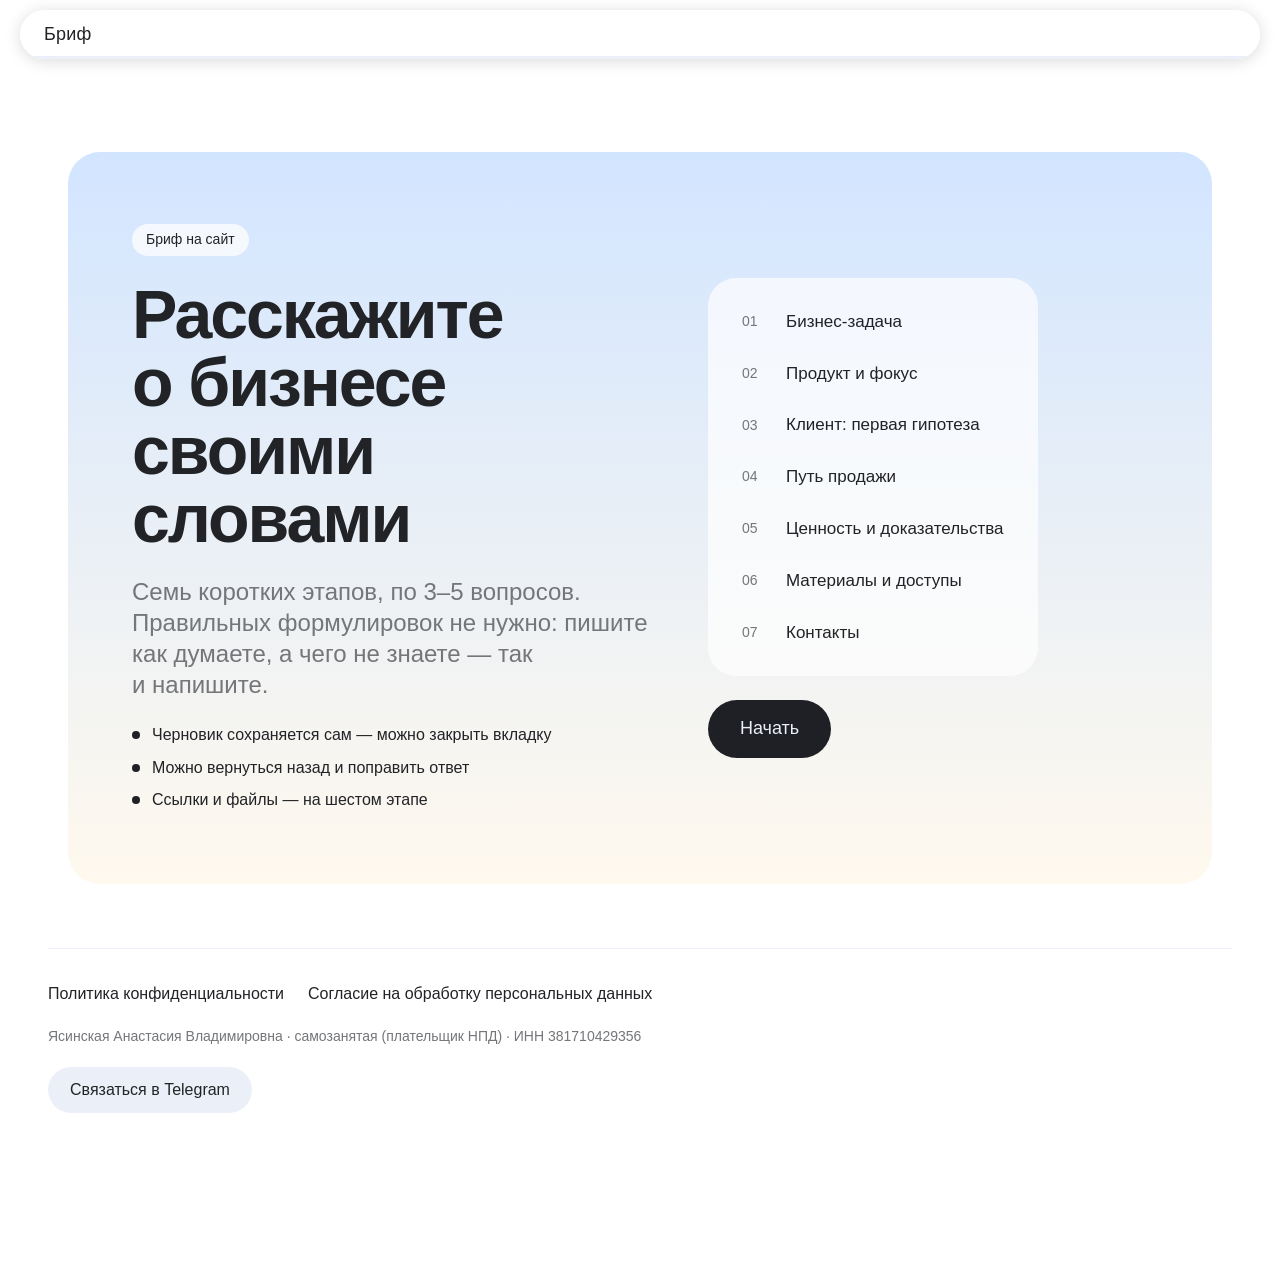
<file: index.html>
<!doctype html>
<html lang="ru">
<head>
  <meta charset="utf-8">
  <meta name="viewport" content="width=device-width, initial-scale=1, viewport-fit=cover">
  <title>Бриф на сайт</title>
  <meta name="description" content="Пошаговый бриф: семь коротких этапов, черновик сохраняется автоматически.">
  <meta name="robots" content="noindex">
  <meta name="theme-color" content="#ffffff">
  <link rel="stylesheet" href="styles.css">
</head>
<body>

  <!-- Шапка-капсула: название, счётчик этапов, прогресс-бар -->
  <header class="topbar">
    <div class="topbar-inner">
      <a class="brand" href="#" id="brand">Бриф</a>
      <div class="counter" id="counter" aria-live="polite"></div>
      <div class="progress" aria-hidden="true"><i id="progressFill"></i></div>
    </div>
  </header>

  <main id="main">

    <!-- Экран 0: интро -->
    <section class="screen" id="screen-0" data-step="0">
      <div class="hero">
        <div class="hero-text">
          <p class="pill">Бриф на&nbsp;сайт</p>
          <h1 class="display">Расскажите о&nbsp;бизнесе своими словами</h1>
          <p class="lead">Семь коротких этапов, по&nbsp;3–5 вопросов. Правильных формулировок не&nbsp;нужно: пишите как думаете, а&nbsp;чего не&nbsp;знаете — так и&nbsp;напишите.</p>
          <ul class="perks">
            <li>Черновик сохраняется сам — можно закрыть вкладку</li>
            <li>Можно вернуться назад и поправить ответ</li>
            <li>Ссылки и файлы — на&nbsp;шестом этапе</li>
          </ul>
        </div>
        <div class="hero-side">
          <ol class="hero-list" id="introList" aria-label="Этапы брифа"></ol>
          <div class="hero-actions">
            <button class="btn btn-dark btn-lg" id="startBtn" type="button">Начать</button>
          </div>
        </div>
      </div>
    </section>

    <!-- Экраны 1…7 строятся из массива вопросов в app.js -->
    <div id="stagesMount"></div>

    <!-- Финальный экран -->
    <section class="screen" id="screen-final" hidden>
      <div class="final-grid">
        <figure class="final-photo" id="finalPhotoBox">
          <img id="finalPhoto" alt="">
        </figure>
        <div class="final-body">
          <h2 class="display" id="finalTitle" tabindex="-1">Спасибо!</h2>
          <p class="lead" id="finalLead"></p>
          <div class="notice notice-warn" id="finalWarn" hidden></div>
          <h3 class="steps-title">Что будет дальше</h3>
          <ol class="steps" id="finalSteps"></ol>
          <div class="actions">
            <a class="btn btn-dark btn-lg" id="tgBtn" href="#" target="_blank" rel="noopener">Написать в Telegram</a>
            <button class="btn btn-soft btn-lg" id="dlBtn" type="button">Скачать копию ответов</button>
          </div>
        </div>
      </div>
    </section>

  </main>

  <!-- Нижняя навигация: назад, точки-этапы, далее -->
  <nav class="bottombar" id="bottombar" hidden aria-label="Навигация по этапам">
    <div class="bottombar-inner">
      <button class="btn btn-soft" id="backBtn" type="button">Назад</button>
      <div class="dots" id="dots"></div>
      <button class="btn btn-dark" id="nextBtn" type="button">Далее</button>
    </div>
  </nav>

  <!-- Подвал: документы, реквизиты, связь (наполняется из SITE в app.js) -->
  <footer class="footer">
    <div class="footer-inner">
      <ul class="footer-links" id="footerLinks"></ul>
      <p class="footer-req" id="footerReq"></p>
      <a class="btn btn-soft" id="footerTg" href="#" target="_blank" rel="noopener">Связаться в&nbsp;Telegram</a>
    </div>
  </footer>

  <div class="toast" id="toast" role="status" aria-live="polite"></div>

  <script src="config.js"></script>
  <script src="app.js"></script>
</body>
</html>
</file>
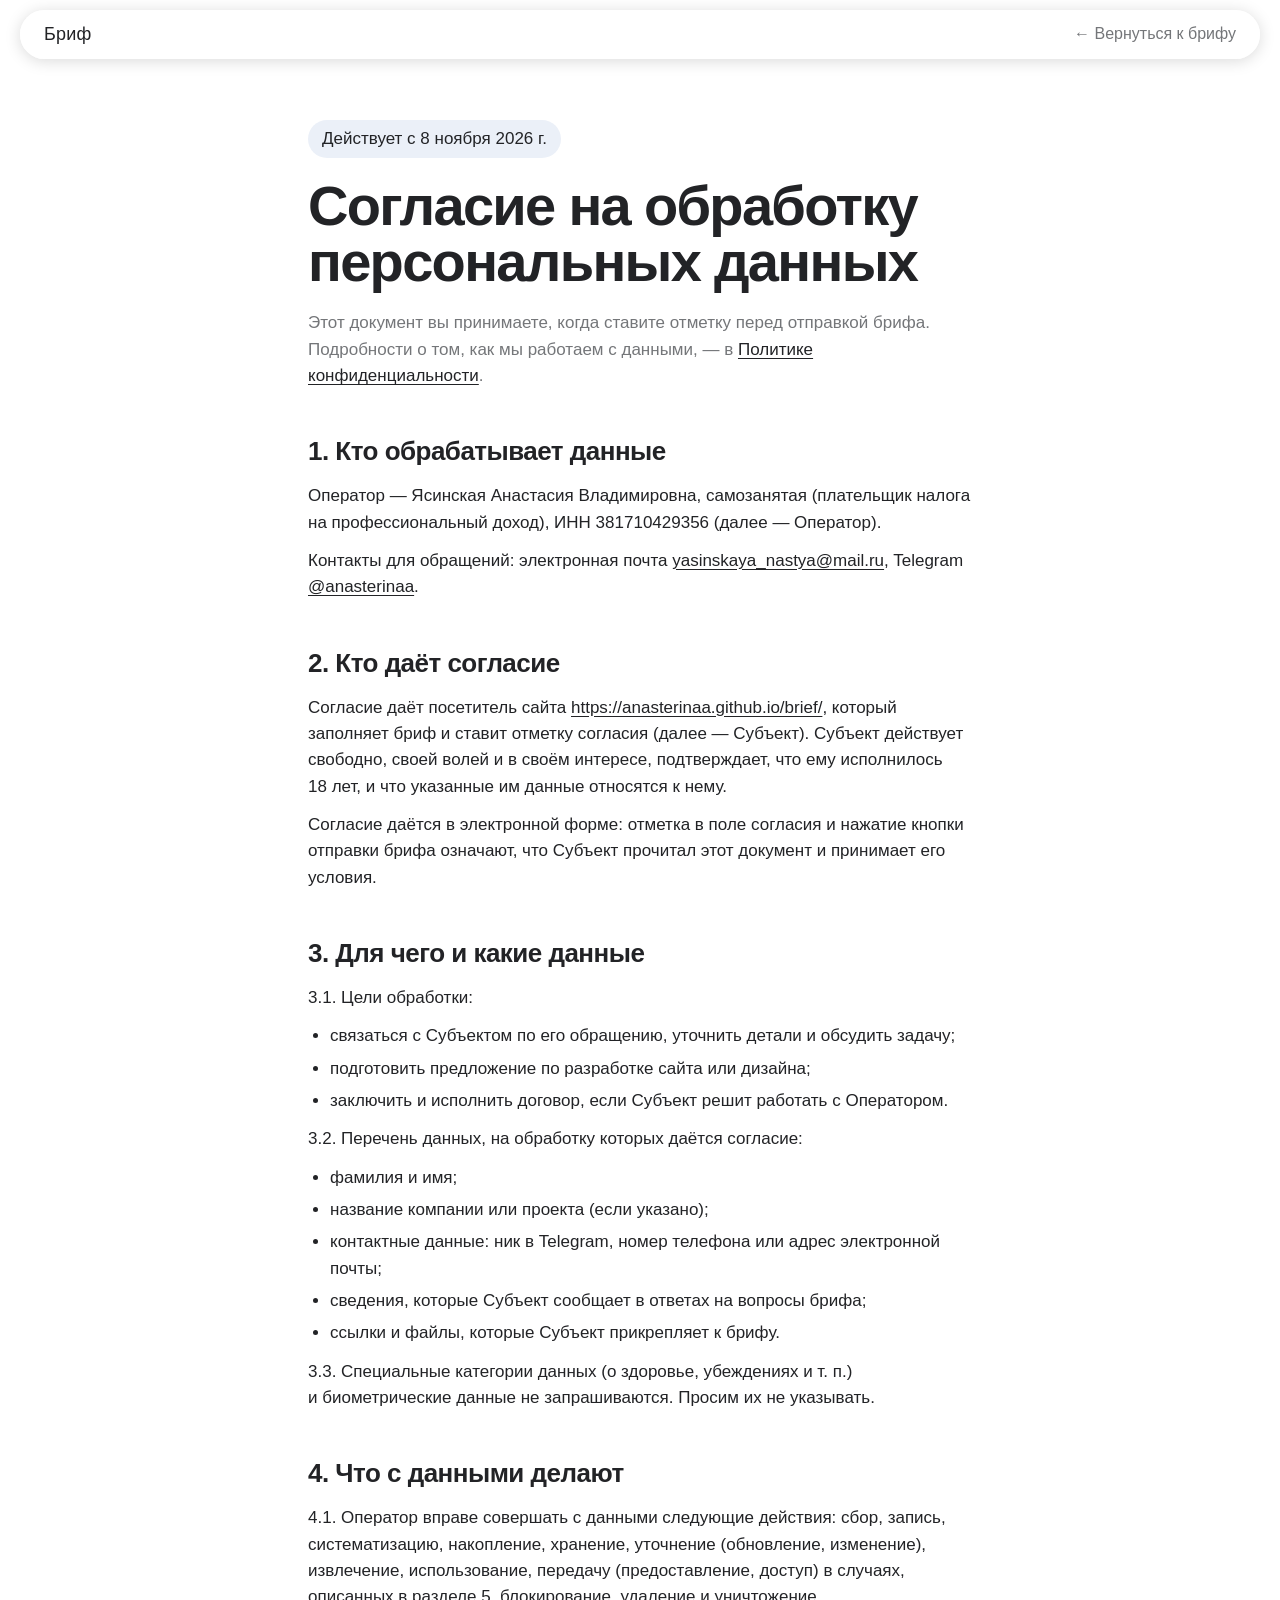
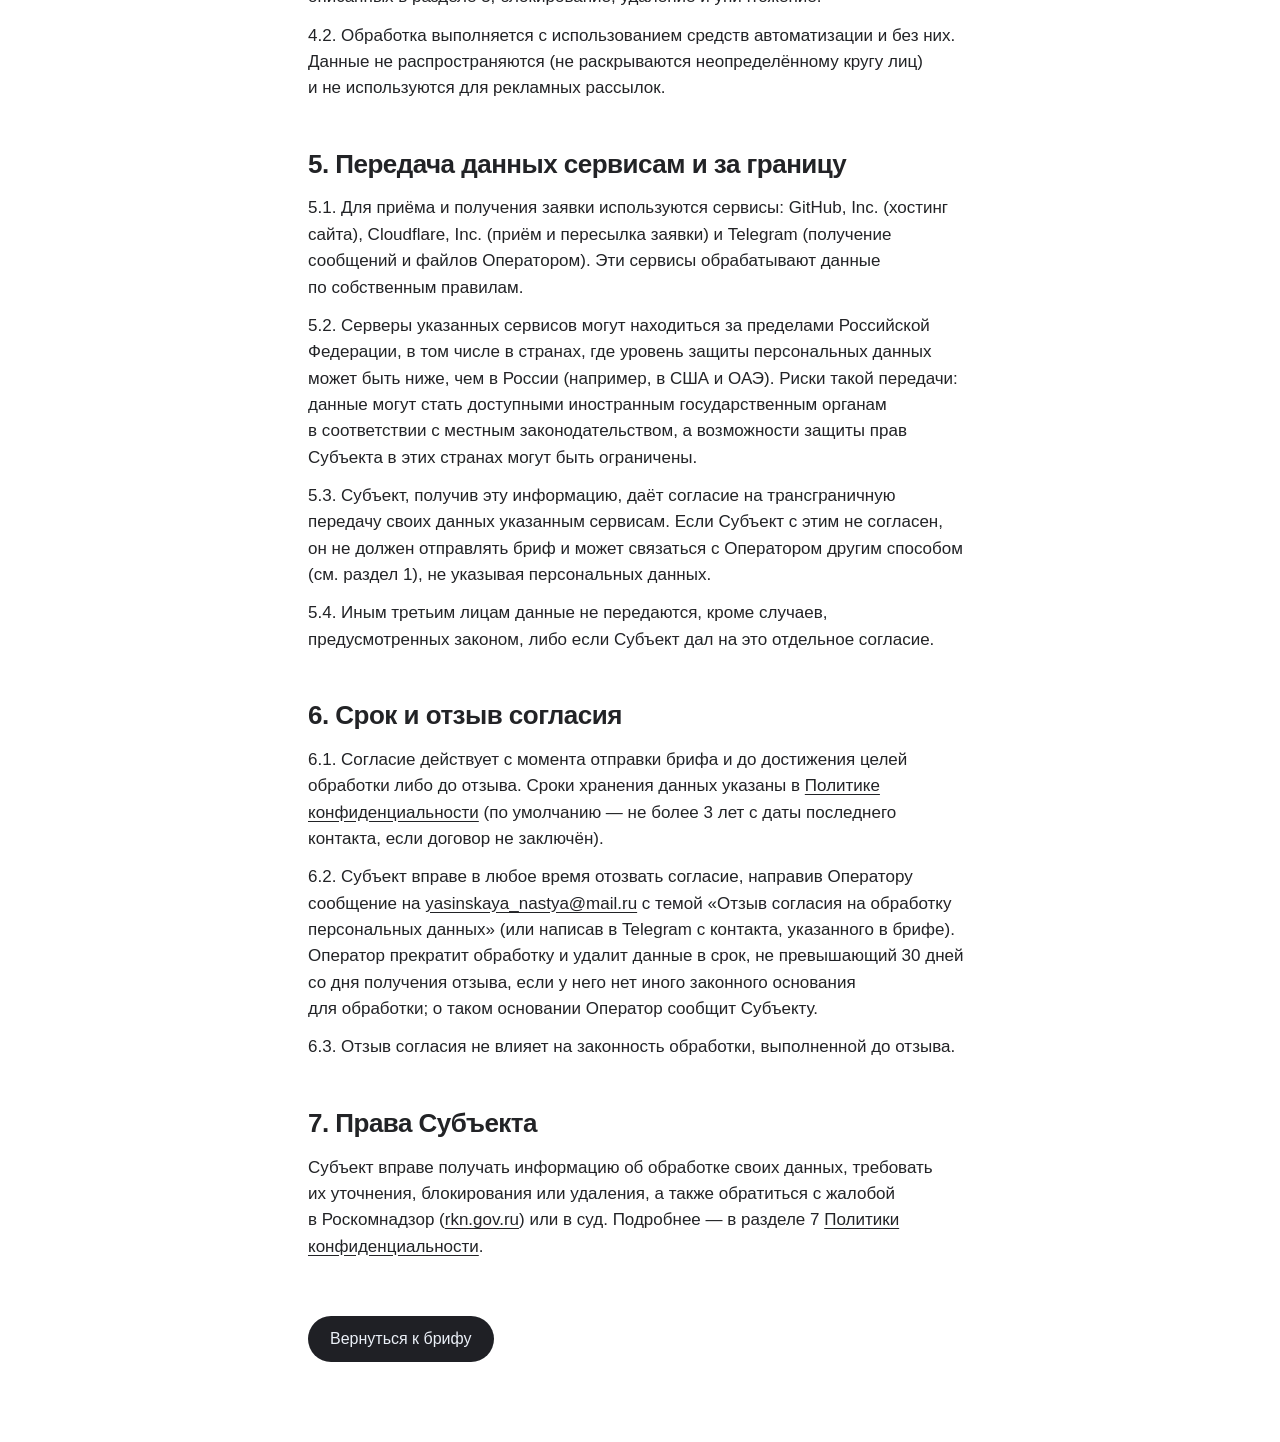
<file: consent.html>
<!doctype html>
<html lang="ru">
<head>
  <meta charset="utf-8">
  <meta name="viewport" content="width=device-width, initial-scale=1, viewport-fit=cover">
  <title>Согласие на обработку персональных данных</title>
  <meta name="description" content="Согласие на обработку персональных данных при заполнении брифа.">
  <meta name="theme-color" content="#ffffff">
  <link rel="stylesheet" href="styles.css">
</head>
<body class="doc-page">

  <header class="topbar">
    <div class="topbar-inner">
      <a class="brand" href="./">Бриф</a>
      <a class="counter" href="./">← Вернуться к брифу</a>
    </div>
  </header>

  <main class="doc">
    <p class="pill">Действует с 8 ноября 2026 г.</p>
    <h1 class="display">Согласие на&nbsp;обработку персональных данных</h1>
    <p class="lead">Этот документ вы&nbsp;принимаете, когда ставите отметку перед отправкой брифа. Подробности о&nbsp;том, как мы&nbsp;работаем с&nbsp;данными, — в&nbsp;<a href="privacy.html">Политике конфиденциальности</a>.</p>

    <section>
      <h2>1. Кто обрабатывает данные</h2>
      <p>Оператор — Ясинская Анастасия Владимировна, самозанятая (плательщик налога на&nbsp;профессиональный доход), ИНН 381710429356 (далее — Оператор).</p>
      <p>Контакты для обращений: электронная почта <a href="mailto:yasinskaya_nastya@mail.ru">yasinskaya_nastya@mail.ru</a>, Telegram <a href="https://t.me/anasterinaa" target="_blank" rel="noopener">@anasterinaa</a>.</p>
    </section>

    <section>
      <h2>2. Кто даёт согласие</h2>
      <p>Согласие даёт посетитель сайта <a href="https://anasterinaa.github.io/brief/">https://anasterinaa.github.io/brief/</a>, который заполняет бриф и&nbsp;ставит отметку согласия (далее — Субъект). Субъект действует свободно, своей волей и&nbsp;в&nbsp;своём интересе, подтверждает, что ему исполнилось 18&nbsp;лет, и&nbsp;что указанные им данные относятся к&nbsp;нему.</p>
      <p>Согласие даётся в&nbsp;электронной форме: отметка в&nbsp;поле согласия и&nbsp;нажатие кнопки отправки брифа означают, что Субъект прочитал этот документ и&nbsp;принимает его условия.</p>
    </section>

    <section>
      <h2>3. Для чего и&nbsp;какие данные</h2>
      <p>3.1. Цели обработки:</p>
      <ul>
        <li>связаться с&nbsp;Субъектом по&nbsp;его обращению, уточнить детали и&nbsp;обсудить задачу;</li>
        <li>подготовить предложение по&nbsp;разработке сайта или дизайна;</li>
        <li>заключить и&nbsp;исполнить договор, если Субъект решит работать с&nbsp;Оператором.</li>
      </ul>
      <p>3.2. Перечень данных, на&nbsp;обработку которых даётся согласие:</p>
      <ul>
        <li>фамилия и&nbsp;имя;</li>
        <li>название компании или проекта (если указано);</li>
        <li>контактные данные: ник в&nbsp;Telegram, номер телефона или адрес электронной почты;</li>
        <li>сведения, которые Субъект сообщает в&nbsp;ответах на&nbsp;вопросы брифа;</li>
        <li>ссылки и&nbsp;файлы, которые Субъект прикрепляет к&nbsp;брифу.</li>
      </ul>
      <p>3.3. Специальные категории данных (о&nbsp;здоровье, убеждениях и&nbsp;т.&nbsp;п.) и&nbsp;биометрические данные не&nbsp;запрашиваются. Просим их не&nbsp;указывать.</p>
    </section>

    <section>
      <h2>4. Что с&nbsp;данными делают</h2>
      <p>4.1. Оператор вправе совершать с&nbsp;данными следующие действия: сбор, запись, систематизацию, накопление, хранение, уточнение (обновление, изменение), извлечение, использование, передачу (предоставление, доступ) в&nbsp;случаях, описанных в&nbsp;разделе&nbsp;5, блокирование, удаление и&nbsp;уничтожение.</p>
      <p>4.2. Обработка выполняется с&nbsp;использованием средств автоматизации и&nbsp;без них. Данные не&nbsp;распространяются (не&nbsp;раскрываются неопределённому кругу лиц) и&nbsp;не&nbsp;используются для рекламных рассылок.</p>
    </section>

    <section>
      <h2>5. Передача данных сервисам и&nbsp;за&nbsp;границу</h2>
      <p>5.1. Для приёма и&nbsp;получения заявки используются сервисы: GitHub, Inc. (хостинг сайта), Cloudflare, Inc. (приём и&nbsp;пересылка заявки) и&nbsp;Telegram (получение сообщений и&nbsp;файлов Оператором). Эти сервисы обрабатывают данные по&nbsp;собственным правилам.</p>
      <p>5.2. Серверы указанных сервисов могут находиться за&nbsp;пределами Российской Федерации, в&nbsp;том числе в&nbsp;странах, где уровень защиты персональных данных может быть ниже, чем в&nbsp;России (например, в&nbsp;США и&nbsp;ОАЭ). Риски такой передачи: данные могут стать доступными иностранным государственным органам в&nbsp;соответствии с&nbsp;местным законодательством, а&nbsp;возможности защиты прав Субъекта в&nbsp;этих странах могут быть ограничены.</p>
      <p>5.3. Субъект, получив эту информацию, даёт согласие на&nbsp;трансграничную передачу своих данных указанным сервисам. Если Субъект с&nbsp;этим не&nbsp;согласен, он&nbsp;не&nbsp;должен отправлять бриф и&nbsp;может связаться с&nbsp;Оператором другим способом (см.&nbsp;раздел&nbsp;1), не&nbsp;указывая персональных данных.</p>
      <p>5.4. Иным третьим лицам данные не&nbsp;передаются, кроме случаев, предусмотренных законом, либо если Субъект дал на&nbsp;это отдельное согласие.</p>
    </section>

    <section>
      <h2>6. Срок и&nbsp;отзыв согласия</h2>
      <p>6.1. Согласие действует с&nbsp;момента отправки брифа и&nbsp;до&nbsp;достижения целей обработки либо до&nbsp;отзыва. Сроки хранения данных указаны в&nbsp;<a href="privacy.html">Политике конфиденциальности</a> (по&nbsp;умолчанию — не&nbsp;более 3&nbsp;лет с&nbsp;даты последнего контакта, если договор не&nbsp;заключён).</p>
      <p>6.2. Субъект вправе в&nbsp;любое время отозвать согласие, направив Оператору сообщение на&nbsp;<a href="mailto:yasinskaya_nastya@mail.ru">yasinskaya_nastya@mail.ru</a> с&nbsp;темой «Отзыв согласия на&nbsp;обработку персональных данных» (или написав в&nbsp;Telegram с&nbsp;контакта, указанного в&nbsp;брифе). Оператор прекратит обработку и&nbsp;удалит данные в&nbsp;срок, не&nbsp;превышающий 30&nbsp;дней со&nbsp;дня получения отзыва, если у&nbsp;него нет иного законного основания для обработки; о&nbsp;таком основании Оператор сообщит Субъекту.</p>
      <p>6.3. Отзыв согласия не&nbsp;влияет на&nbsp;законность обработки, выполненной до&nbsp;отзыва.</p>
    </section>

    <section>
      <h2>7. Права Субъекта</h2>
      <p>Субъект вправе получать информацию об&nbsp;обработке своих данных, требовать их уточнения, блокирования или удаления, а&nbsp;также обратиться с&nbsp;жалобой в&nbsp;Роскомнадзор (<a href="https://rkn.gov.ru" target="_blank" rel="noopener">rkn.gov.ru</a>) или в&nbsp;суд. Подробнее — в&nbsp;разделе&nbsp;7 <a href="privacy.html">Политики конфиденциальности</a>.</p>
    </section>

    <p class="doc-back"><a class="btn btn-dark" href="./">Вернуться к брифу</a></p>
  </main>

  <script>
    /* Неразрывные пробелы после коротких слов — без висячих предлогов */
    (function () {
      var re = new RegExp("(^|[\\s«(„\"])(в|к|с|о|у|и|а|но|на|по|за|до|из|от|для|при|не|ни|что|как|без|над|под|про|или|же|ли|бы|во|ко|со|об|то|мы|вы|он|её|их|это|я)[ \\t]+", "gi");
      function nb(s) { return s.replace(re, "$1$2 ").replace(re, "$1$2 ").replace(/[ \t]+([—–])/g, " $1"); }
      var w = document.createTreeWalker(document.body, NodeFilter.SHOW_TEXT, null), list = [];
      while (w.nextNode()) { if (!/^(SCRIPT|STYLE)$/.test(w.currentNode.parentNode.nodeName)) list.push(w.currentNode); }
      list.forEach(function (n) { n.nodeValue = nb(n.nodeValue); });
    })();
  </script>
</body>
</html>
</file>
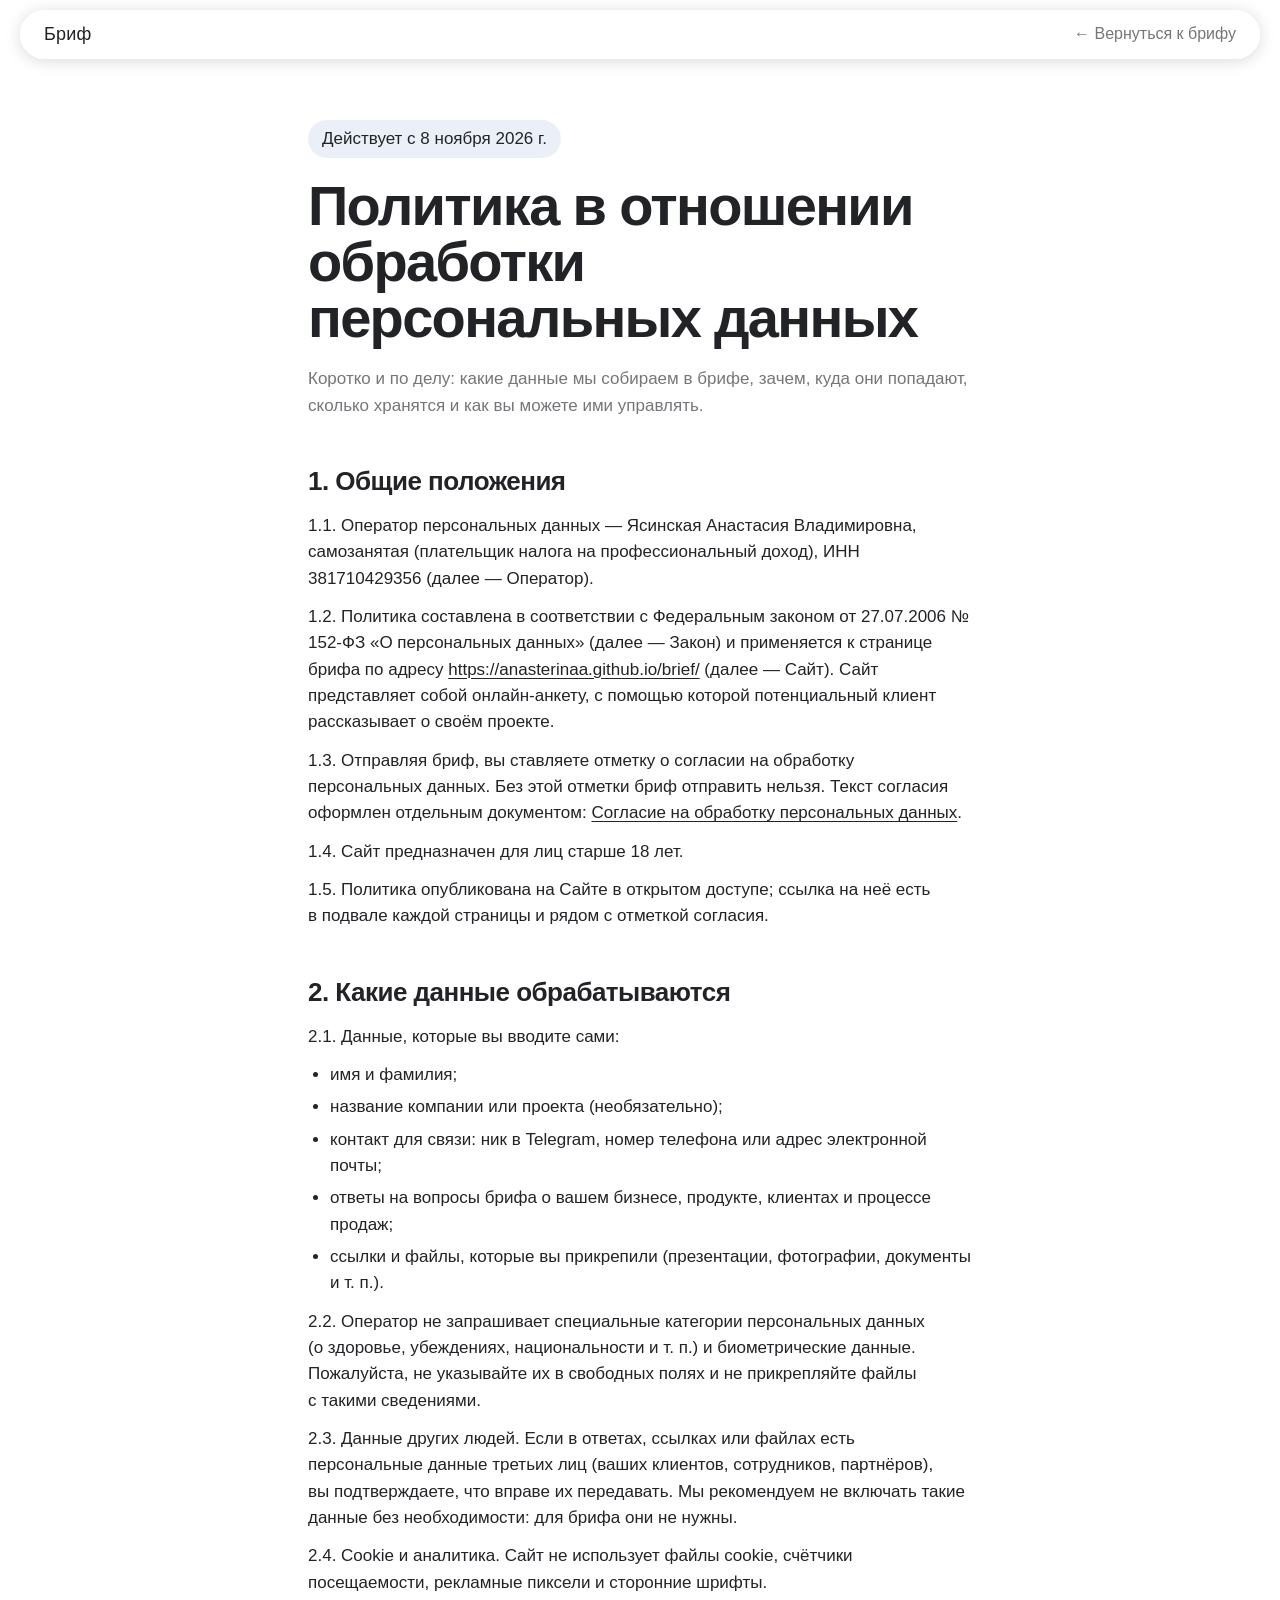
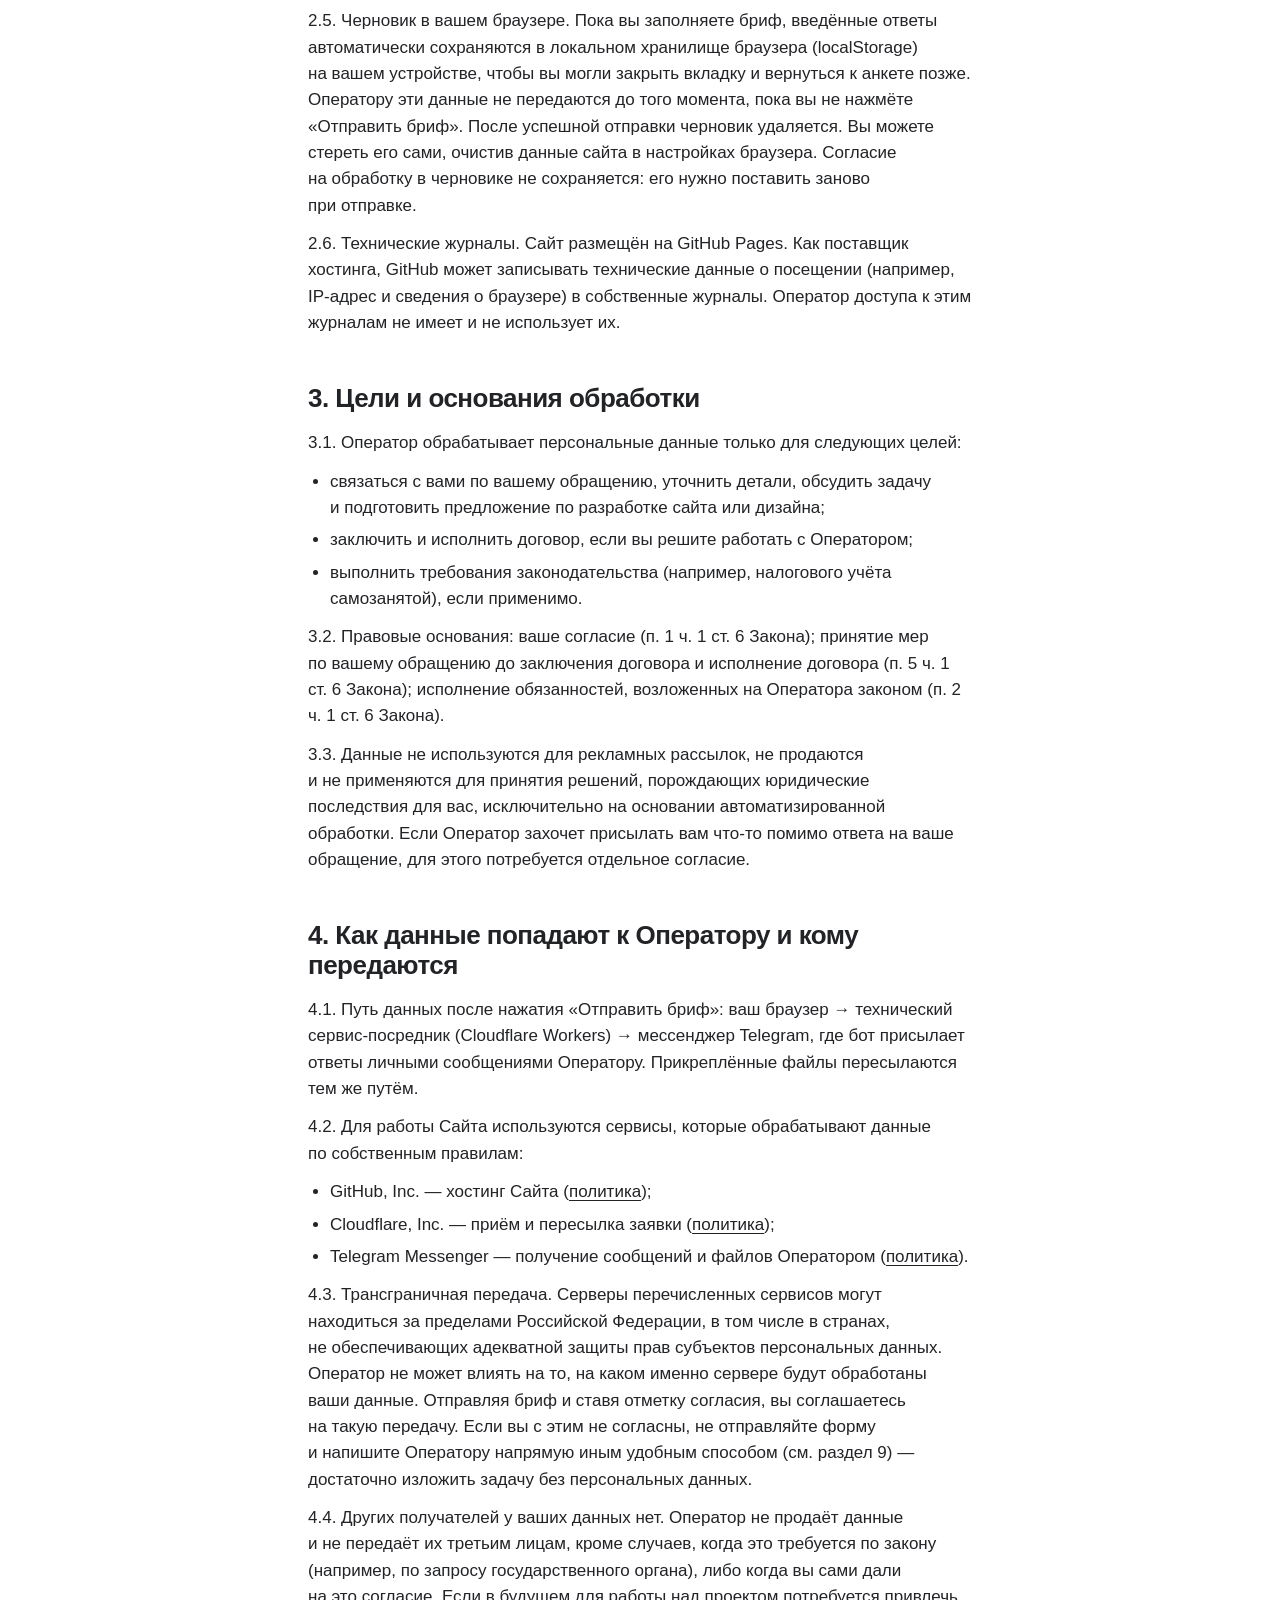
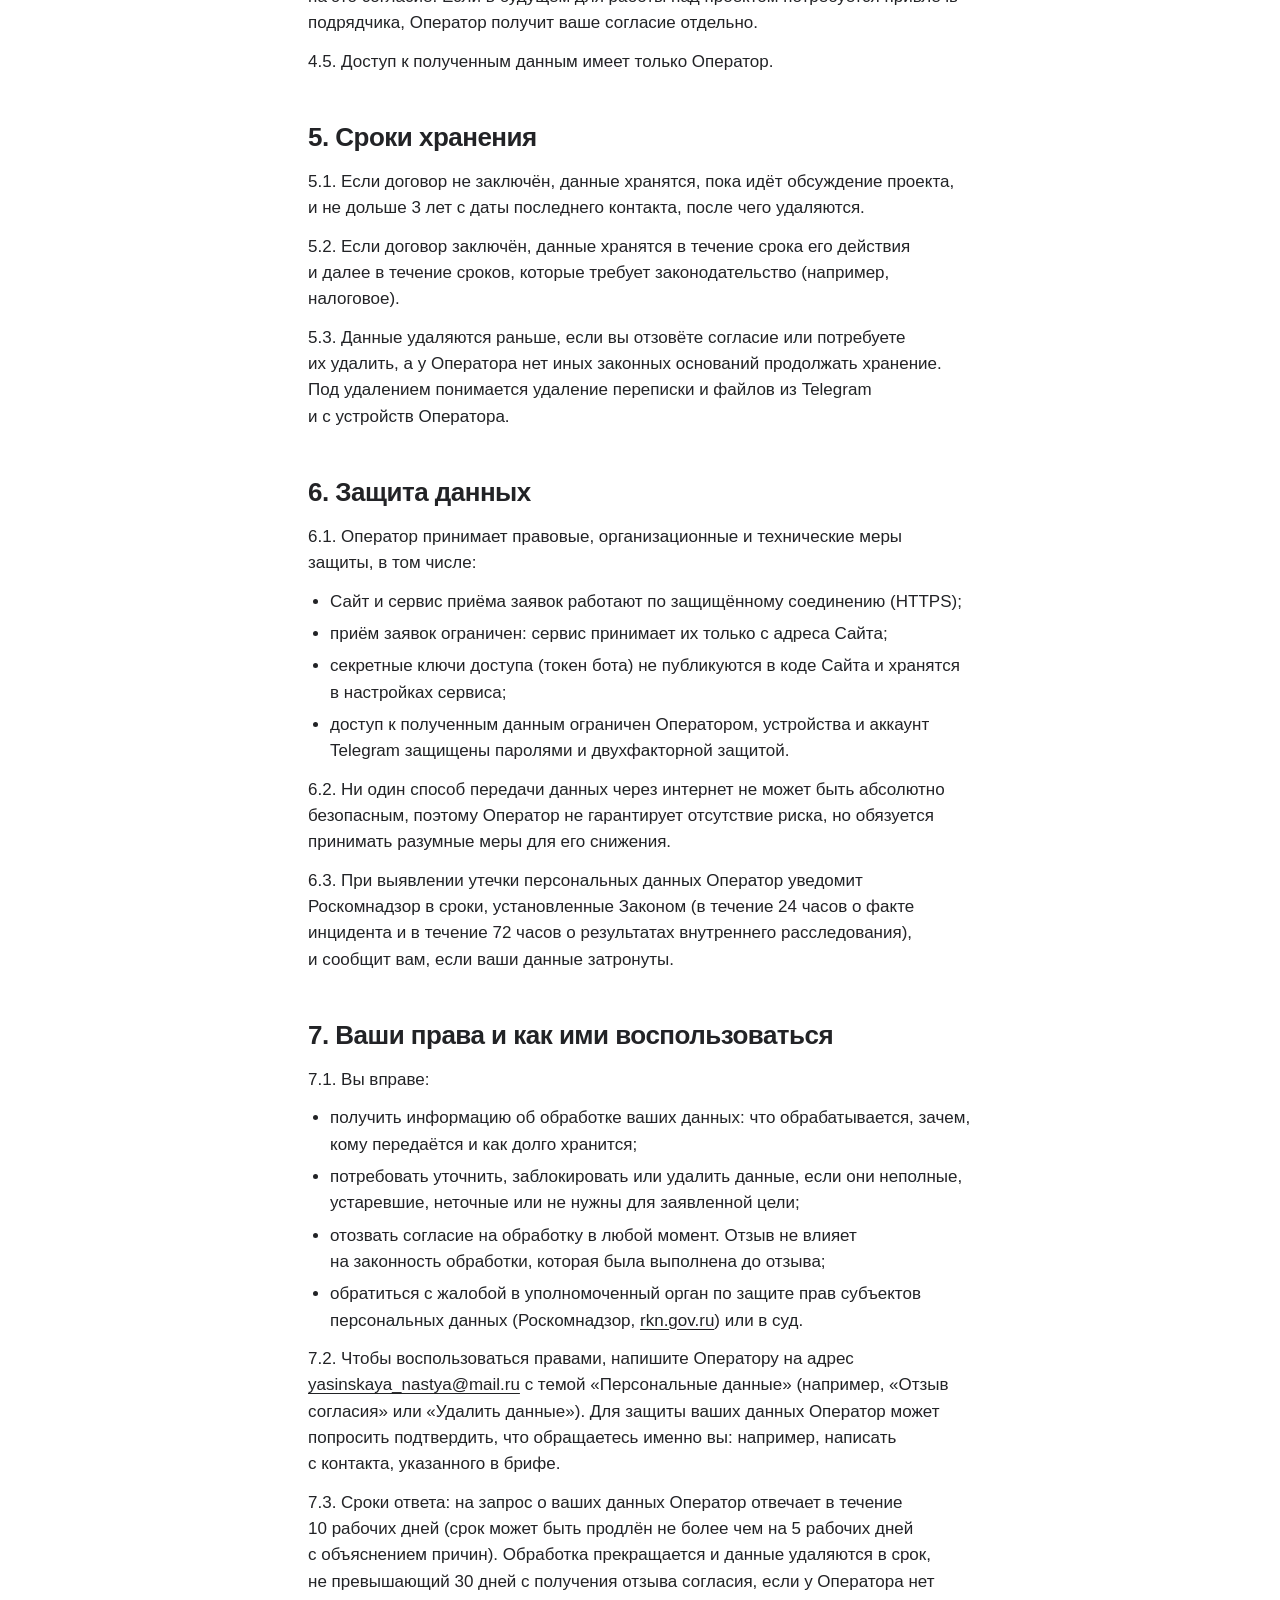
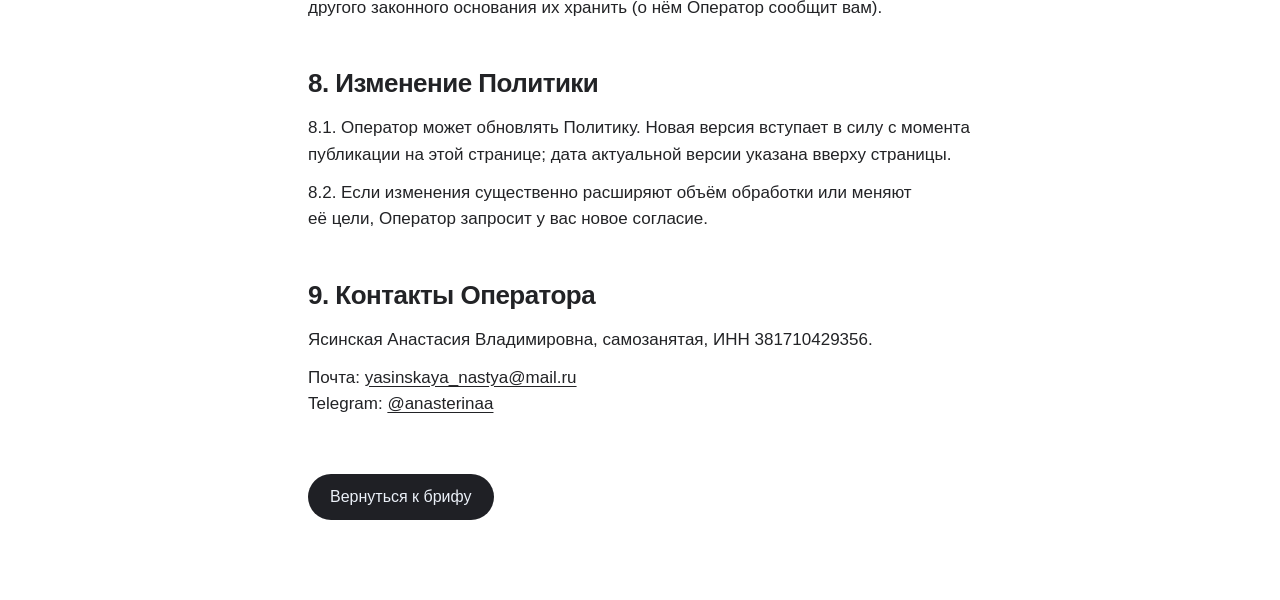
<file: privacy.html>
<!doctype html>
<html lang="ru">
<head>
  <meta charset="utf-8">
  <meta name="viewport" content="width=device-width, initial-scale=1, viewport-fit=cover">
  <title>Политика конфиденциальности</title>
  <meta name="description" content="Политика в отношении обработки персональных данных на странице брифа.">
  <meta name="theme-color" content="#ffffff">
  <link rel="stylesheet" href="styles.css">
</head>
<body class="doc-page">

  <header class="topbar">
    <div class="topbar-inner">
      <a class="brand" href="./">Бриф</a>
      <a class="counter" href="./">← Вернуться к брифу</a>
    </div>
  </header>

  <main class="doc">
    <p class="pill">Действует с 8 ноября 2026 г.</p>
    <h1 class="display">Политика в&nbsp;отношении обработки персональных данных</h1>
    <p class="lead">Коротко и&nbsp;по&nbsp;делу: какие данные мы&nbsp;собираем в&nbsp;брифе, зачем, куда они попадают, сколько хранятся и&nbsp;как вы можете ими управлять.</p>

    <section>
      <h2>1. Общие положения</h2>
      <p>1.1. Оператор персональных данных — Ясинская Анастасия Владимировна, самозанятая (плательщик налога на профессиональный доход), ИНН 381710429356 (далее — Оператор).</p>
      <p>1.2. Политика составлена в&nbsp;соответствии с&nbsp;Федеральным законом от&nbsp;27.07.2006 № 152-ФЗ «О&nbsp;персональных данных» (далее — Закон) и&nbsp;применяется к&nbsp;странице брифа по&nbsp;адресу <a href="https://anasterinaa.github.io/brief/">https://anasterinaa.github.io/brief/</a> (далее — Сайт). Сайт представляет собой онлайн-анкету, с&nbsp;помощью которой потенциальный клиент рассказывает о&nbsp;своём проекте.</p>
      <p>1.3. Отправляя бриф, вы&nbsp;ставляете отметку о&nbsp;согласии на&nbsp;обработку персональных данных. Без этой отметки бриф отправить нельзя. Текст согласия оформлен отдельным документом: <a href="consent.html">Согласие на&nbsp;обработку персональных данных</a>.</p>
      <p>1.4. Сайт предназначен для лиц старше 18&nbsp;лет.</p>
      <p>1.5. Политика опубликована на&nbsp;Сайте в&nbsp;открытом доступе; ссылка на&nbsp;неё есть в&nbsp;подвале каждой страницы и&nbsp;рядом с&nbsp;отметкой согласия.</p>
    </section>

    <section>
      <h2>2. Какие данные обрабатываются</h2>
      <p>2.1. Данные, которые вы&nbsp;вводите сами:</p>
      <ul>
        <li>имя и&nbsp;фамилия;</li>
        <li>название компании или проекта (необязательно);</li>
        <li>контакт для связи: ник в&nbsp;Telegram, номер телефона или адрес электронной почты;</li>
        <li>ответы на&nbsp;вопросы брифа о&nbsp;вашем бизнесе, продукте, клиентах и&nbsp;процессе продаж;</li>
        <li>ссылки и&nbsp;файлы, которые вы&nbsp;прикрепили (презентации, фотографии, документы и&nbsp;т.&nbsp;п.).</li>
      </ul>
      <p>2.2. Оператор не&nbsp;запрашивает специальные категории персональных данных (о&nbsp;здоровье, убеждениях, национальности и&nbsp;т.&nbsp;п.) и&nbsp;биометрические данные. Пожалуйста, не&nbsp;указывайте их в&nbsp;свободных полях и&nbsp;не&nbsp;прикрепляйте файлы с&nbsp;такими сведениями.</p>
      <p>2.3. Данные других людей. Если в&nbsp;ответах, ссылках или файлах есть персональные данные третьих лиц (ваших клиентов, сотрудников, партнёров), вы&nbsp;подтверждаете, что вправе их передавать. Мы&nbsp;рекомендуем не&nbsp;включать такие данные без необходимости: для брифа они не&nbsp;нужны.</p>
      <p>2.4. Cookie и&nbsp;аналитика. Сайт не&nbsp;использует файлы cookie, счётчики посещаемости, рекламные пиксели и&nbsp;сторонние шрифты.</p>
      <p>2.5. Черновик в&nbsp;вашем браузере. Пока вы&nbsp;заполняете бриф, введённые ответы автоматически сохраняются в&nbsp;локальном хранилище браузера (localStorage) на&nbsp;вашем устройстве, чтобы вы&nbsp;могли закрыть вкладку и&nbsp;вернуться к&nbsp;анкете позже. Оператору эти данные не&nbsp;передаются до&nbsp;того момента, пока вы&nbsp;не&nbsp;нажмёте «Отправить бриф». После успешной отправки черновик удаляется. Вы&nbsp;можете стереть его сами, очистив данные сайта в&nbsp;настройках браузера. Согласие на&nbsp;обработку в&nbsp;черновике не&nbsp;сохраняется: его нужно поставить заново при отправке.</p>
      <p>2.6. Технические журналы. Сайт размещён на&nbsp;GitHub Pages. Как поставщик хостинга, GitHub может записывать технические данные о&nbsp;посещении (например, IP-адрес и&nbsp;сведения о&nbsp;браузере) в&nbsp;собственные журналы. Оператор доступа к&nbsp;этим журналам не&nbsp;имеет и&nbsp;не&nbsp;использует их.</p>
    </section>

    <section>
      <h2>3. Цели и&nbsp;основания обработки</h2>
      <p>3.1. Оператор обрабатывает персональные данные только для следующих целей:</p>
      <ul>
        <li>связаться с&nbsp;вами по&nbsp;вашему обращению, уточнить детали, обсудить задачу и&nbsp;подготовить предложение по&nbsp;разработке сайта или дизайна;</li>
        <li>заключить и&nbsp;исполнить договор, если вы&nbsp;решите работать с&nbsp;Оператором;</li>
        <li>выполнить требования законодательства (например, налогового учёта самозанятой), если применимо.</li>
      </ul>
      <p>3.2. Правовые основания: ваше согласие (п.&nbsp;1 ч.&nbsp;1 ст.&nbsp;6 Закона); принятие мер по&nbsp;вашему обращению до&nbsp;заключения договора и&nbsp;исполнение договора (п.&nbsp;5 ч.&nbsp;1 ст.&nbsp;6 Закона); исполнение обязанностей, возложенных на&nbsp;Оператора законом (п.&nbsp;2 ч.&nbsp;1 ст.&nbsp;6 Закона).</p>
      <p>3.3. Данные не&nbsp;используются для рекламных рассылок, не&nbsp;продаются и&nbsp;не&nbsp;применяются для принятия решений, порождающих юридические последствия для вас, исключительно на&nbsp;основании автоматизированной обработки. Если Оператор захочет присылать вам что-то помимо ответа на&nbsp;ваше обращение, для этого потребуется отдельное согласие.</p>
    </section>

    <section>
      <h2>4. Как данные попадают к&nbsp;Оператору и&nbsp;кому передаются</h2>
      <p>4.1. Путь данных после нажатия «Отправить бриф»: ваш браузер → технический сервис-посредник (Cloudflare Workers) → мессенджер Telegram, где бот присылает ответы личными сообщениями Оператору. Прикреплённые файлы пересылаются тем&nbsp;же путём.</p>
      <p>4.2. Для работы Сайта используются сервисы, которые обрабатывают данные по&nbsp;собственным правилам:</p>
      <ul>
        <li>GitHub, Inc. — хостинг Сайта (<a href="https://docs.github.com/site-policy/privacy-policies/github-general-privacy-statement" target="_blank" rel="noopener">политика</a>);</li>
        <li>Cloudflare, Inc. — приём и&nbsp;пересылка заявки (<a href="https://www.cloudflare.com/privacypolicy/" target="_blank" rel="noopener">политика</a>);</li>
        <li>Telegram Messenger — получение сообщений и&nbsp;файлов Оператором (<a href="https://telegram.org/privacy" target="_blank" rel="noopener">политика</a>).</li>
      </ul>
      <p>4.3. Трансграничная передача. Серверы перечисленных сервисов могут находиться за&nbsp;пределами Российской Федерации, в&nbsp;том числе в&nbsp;странах, не&nbsp;обеспечивающих адекватной защиты прав субъектов персональных данных. Оператор не&nbsp;может влиять на&nbsp;то, на&nbsp;каком именно сервере будут обработаны ваши данные. Отправляя бриф и&nbsp;ставя отметку согласия, вы&nbsp;соглашаетесь на&nbsp;такую передачу. Если вы&nbsp;с&nbsp;этим не&nbsp;согласны, не&nbsp;отправляйте форму и&nbsp;напишите Оператору напрямую иным удобным способом (см. раздел&nbsp;9) — достаточно изложить задачу без персональных данных.</p>
      <p>4.4. Других получателей у&nbsp;ваших данных нет. Оператор не&nbsp;продаёт данные и&nbsp;не&nbsp;передаёт их третьим лицам, кроме случаев, когда это требуется по&nbsp;закону (например, по&nbsp;запросу государственного органа), либо когда вы&nbsp;сами дали на&nbsp;это согласие. Если в&nbsp;будущем для работы над проектом потребуется привлечь подрядчика, Оператор получит ваше согласие отдельно.</p>
      <p>4.5. Доступ к&nbsp;полученным данным имеет только Оператор.</p>
    </section>

    <section>
      <h2>5. Сроки хранения</h2>
      <p>5.1. Если договор не&nbsp;заключён, данные хранятся, пока идёт обсуждение проекта, и&nbsp;не&nbsp;дольше 3&nbsp;лет с&nbsp;даты последнего контакта, после чего удаляются.</p>
      <p>5.2. Если договор заключён, данные хранятся в&nbsp;течение срока его действия и&nbsp;далее в&nbsp;течение сроков, которые требует законодательство (например, налоговое).</p>
      <p>5.3. Данные удаляются раньше, если вы&nbsp;отзовёте согласие или потребуете их удалить, а&nbsp;у&nbsp;Оператора нет иных законных оснований продолжать хранение. Под удалением понимается удаление переписки и&nbsp;файлов из&nbsp;Telegram и&nbsp;с&nbsp;устройств Оператора.</p>
    </section>

    <section>
      <h2>6. Защита данных</h2>
      <p>6.1. Оператор принимает правовые, организационные и&nbsp;технические меры защиты, в&nbsp;том числе:</p>
      <ul>
        <li>Сайт и&nbsp;сервис приёма заявок работают по&nbsp;защищённому соединению (HTTPS);</li>
        <li>приём заявок ограничен: сервис принимает их только с&nbsp;адреса Сайта;</li>
        <li>секретные ключи доступа (токен бота) не&nbsp;публикуются в&nbsp;коде Сайта и&nbsp;хранятся в&nbsp;настройках сервиса;</li>
        <li>доступ к&nbsp;полученным данным ограничен Оператором, устройства и&nbsp;аккаунт Telegram защищены паролями и&nbsp;двухфакторной защитой.</li>
      </ul>
      <p>6.2. Ни&nbsp;один способ передачи данных через интернет не&nbsp;может быть абсолютно безопасным, поэтому Оператор не&nbsp;гарантирует отсутствие риска, но&nbsp;обязуется принимать разумные меры для его снижения.</p>
      <p>6.3. При выявлении утечки персональных данных Оператор уведомит Роскомнадзор в&nbsp;сроки, установленные Законом (в&nbsp;течение 24&nbsp;часов о&nbsp;факте инцидента и&nbsp;в&nbsp;течение 72&nbsp;часов о&nbsp;результатах внутреннего расследования), и&nbsp;сообщит вам, если ваши данные затронуты.</p>
    </section>

    <section>
      <h2>7. Ваши права и&nbsp;как ими воспользоваться</h2>
      <p>7.1. Вы&nbsp;вправе:</p>
      <ul>
        <li>получить информацию об&nbsp;обработке ваших данных: что обрабатывается, зачем, кому передаётся и&nbsp;как долго хранится;</li>
        <li>потребовать уточнить, заблокировать или удалить данные, если они неполные, устаревшие, неточные или не&nbsp;нужны для заявленной цели;</li>
        <li>отозвать согласие на&nbsp;обработку в&nbsp;любой момент. Отзыв не&nbsp;влияет на&nbsp;законность обработки, которая была выполнена до&nbsp;отзыва;</li>
        <li>обратиться с&nbsp;жалобой в&nbsp;уполномоченный орган по&nbsp;защите прав субъектов персональных данных (Роскомнадзор, <a href="https://rkn.gov.ru" target="_blank" rel="noopener">rkn.gov.ru</a>) или в&nbsp;суд.</li>
      </ul>
      <p>7.2. Чтобы воспользоваться правами, напишите Оператору на&nbsp;адрес <a href="mailto:yasinskaya_nastya@mail.ru">yasinskaya_nastya@mail.ru</a> с&nbsp;темой «Персональные данные» (например, «Отзыв согласия» или «Удалить данные»). Для защиты ваших данных Оператор может попросить подтвердить, что обращаетесь именно вы: например, написать с&nbsp;контакта, указанного в&nbsp;брифе.</p>
      <p>7.3. Сроки ответа: на&nbsp;запрос о&nbsp;ваших данных Оператор отвечает в&nbsp;течение 10&nbsp;рабочих дней (срок может быть продлён не&nbsp;более чем на&nbsp;5&nbsp;рабочих дней с&nbsp;объяснением причин). Обработка прекращается и&nbsp;данные удаляются в&nbsp;срок, не&nbsp;превышающий 30&nbsp;дней с&nbsp;получения отзыва согласия, если у&nbsp;Оператора нет другого законного основания их хранить (о&nbsp;нём Оператор сообщит вам).</p>
    </section>

    <section>
      <h2>8. Изменение Политики</h2>
      <p>8.1. Оператор может обновлять Политику. Новая версия вступает в&nbsp;силу с&nbsp;момента публикации на&nbsp;этой странице; дата актуальной версии указана вверху страницы.</p>
      <p>8.2. Если изменения существенно расширяют объём обработки или меняют её цели, Оператор запросит у&nbsp;вас новое согласие.</p>
    </section>

    <section>
      <h2>9. Контакты Оператора</h2>
      <p>Ясинская Анастасия Владимировна, самозанятая, ИНН 381710429356.</p>
      <p>Почта: <a href="mailto:yasinskaya_nastya@mail.ru">yasinskaya_nastya@mail.ru</a><br>Telegram: <a href="https://t.me/anasterinaa" target="_blank" rel="noopener">@anasterinaa</a></p>
    </section>

    <p class="doc-back"><a class="btn btn-dark" href="./">Вернуться к брифу</a></p>
  </main>

  <script>
    /* Неразрывные пробелы после коротких слов — без висячих предлогов */
    (function () {
      var re = new RegExp("(^|[\\s«(„\"])(в|к|с|о|у|и|а|но|на|по|за|до|из|от|для|при|не|ни|что|как|без|над|под|про|или|же|ли|бы|во|ко|со|об|то|мы|вы|он|её|их|это|я)[ \\t]+", "gi");
      function nb(s) { return s.replace(re, "$1$2 ").replace(re, "$1$2 ").replace(/[ \t]+([—–])/g, " $1"); }
      var w = document.createTreeWalker(document.body, NodeFilter.SHOW_TEXT, null), list = [];
      while (w.nextNode()) { if (!/^(SCRIPT|STYLE)$/.test(w.currentNode.parentNode.nodeName)) list.push(w.currentNode); }
      list.forEach(function (n) { n.nodeValue = nb(n.nodeValue); });
    })();
  </script>
</body>
</html>
</file>
<file: styles.css>
/* ============================================================
   Бриф — стили. Основа: токены в духе Bevel
   (белый холст, чёрные пилюли, мягкие голубые поверхности).
   ============================================================ */

:root {
  /* Цвета */
  --paper: #ffffff;
  --charcoal: #1f2025;
  --ink: #222326;
  --cloud: #ebf0f8;
  --cloud-deep: #d9e1ee;
  --gray: #747679;
  --gold: #ffca00;
  --coral: #ffab94;
  --coral-soft: #fff0ec;
  --green: #31ce01;
  --sky: linear-gradient(#d2e5ff, #fff9ee);

  /* Типографика */
  --font: -apple-system, BlinkMacSystemFont, Inter, "Segoe UI", Roboto, sans-serif;

  /* Форма */
  --r-card: 28px;
  --r-field: 24px;
  --r-pill: 128px;
  --shadow-float: rgba(0, 0, 0, 0.15) 0 2px 16px 0;
  --shadow-soft: rgba(0, 0, 0, 0.25) 0 0 16px -8px;

  /* Отступы страницы (растут с шириной) */
  --gutter: 20px;
  --top-offset: 96px;
  --ease: cubic-bezier(.22, .8, .26, 1);
}

*, *::before, *::after { box-sizing: border-box; }
html { -webkit-text-size-adjust: 100%; scroll-behavior: smooth; }
body {
  margin: 0;
  font-family: var(--font);
  font-size: 18px;
  line-height: 1.4;
  color: var(--ink);
  background: var(--paper);
  -webkit-font-smoothing: antialiased;
}
h1, h2, h3, p, ul, ol, figure { margin: 0; padding: 0; }
ul, ol { list-style: none; }
button, input, textarea { font: inherit; color: inherit; }
img { display: block; max-width: 100%; }
[hidden] { display: none !important; }

:focus-visible { outline: 2px solid var(--ink); outline-offset: 3px; }

/* ---------- Типографика ---------- */
.display {
  font-weight: 600;
  font-size: clamp(44px, 11vw, 80px);
  line-height: 1;
  letter-spacing: -0.03em;
}
.lead {
  font-size: clamp(18px, 2vw, 24px);
  line-height: 1.3;
  color: var(--gray);
}
.pill {
  display: inline-block;
  padding: 6px 14px;
  border-radius: var(--r-pill);
  background: rgba(255, 255, 255, .75);
  font-size: 14px;
  font-weight: 500;
  color: var(--ink);
}

/* ---------- Кнопки-пилюли ---------- */
.btn {
  display: inline-flex;
  align-items: center;
  justify-content: center;
  gap: 8px;
  padding: 12px 22px;
  border: 0;
  border-radius: var(--r-pill);
  font-size: 16px;
  font-weight: 500;
  line-height: 1.4;
  text-decoration: none;
  cursor: pointer;
  white-space: nowrap;
  transition: transform .25s var(--ease), background-color .25s var(--ease), opacity .25s var(--ease);
}
.btn:active { transform: scale(.97); }
.btn-dark { background: var(--charcoal); color: var(--cloud); }
.btn-dark:hover { background: #33343b; }
.btn-soft { background: var(--cloud); color: var(--ink); }
.btn-soft:hover { background: var(--cloud-deep); }
.btn-lg { padding: 16px 32px; font-size: 18px; }
.btn[disabled] { opacity: .55; cursor: progress; }
.btn[aria-disabled="true"] { opacity: .5; }

/* ---------- Шапка ---------- */
.topbar {
  position: fixed;
  z-index: 30;
  top: max(10px, env(safe-area-inset-top));
  left: 0; right: 0;
  padding: 0 12px;
  pointer-events: none;
}
.topbar-inner {
  position: relative;
  display: flex;
  align-items: center;
  justify-content: space-between;
  gap: 16px;
  max-width: 1240px;
  margin: 0 auto;
  padding: 12px 24px;
  border-radius: 32px;
  background: rgba(255, 255, 255, .82);
  -webkit-backdrop-filter: blur(16px);
  backdrop-filter: blur(16px);
  box-shadow: var(--shadow-float);
  overflow: hidden;
  pointer-events: auto;
}
.brand {
  font-size: 18px;
  font-weight: 500;
  letter-spacing: .01em;
  color: var(--ink);
  text-decoration: none;
}
.counter {
  font-size: 16px;
  font-weight: 500;
  font-variant-numeric: tabular-nums;
  color: var(--gray);
}
.counter b { color: var(--ink); font-weight: 600; }
.progress {
  position: absolute;
  left: 0; right: 0; bottom: 0;
  height: 3px;
  background: var(--cloud);
}
.progress i {
  display: block;
  height: 100%;
  width: 0;
  background: var(--charcoal);
  border-radius: 0 3px 3px 0;
  transition: width .5s var(--ease);
}

/* ---------- Экраны ---------- */
main { padding-top: var(--top-offset); }
.screen {
  padding: 24px var(--gutter) 40px;
  max-width: 1240px;
  margin: 0 auto;
}
.screen.is-entering { animation: screenIn .45s var(--ease); }
@keyframes screenIn {
  from { opacity: 0; transform: translateY(14px); }
  to   { opacity: 1; transform: none; }
}

/* ---------- Интро ---------- */
.hero {
  display: grid;
  grid-template-areas: "text" "actions" "list";
  gap: 32px;
  padding: 32px 24px;
  border-radius: 32px;
  background: var(--sky);
}
.hero-text { display: flex; flex-direction: column; align-items: flex-start; gap: 24px; }
.perks { display: grid; gap: 10px; font-size: 16px; color: var(--ink); }
.perks li { display: flex; gap: 12px; align-items: baseline; }
.perks li::before {
  content: "";
  flex: none;
  width: 8px; height: 8px;
  border-radius: 50%;
  background: var(--charcoal);
  transform: translateY(-1px);
}
.hero-side { display: contents; }
.hero-actions { grid-area: actions; display: flex; }
.hero-text { grid-area: text; }
.hero-list { grid-area: list; }
.hero-list {
  display: grid;
  gap: 4px;
  align-self: start;
  padding: 16px;
  border-radius: var(--r-card);
  background: rgba(255, 255, 255, .7);
}
.hero-list li { list-style: none; }
.hero-list button {
  display: flex;
  align-items: center;
  gap: 16px;
  width: 100%;
  padding: 12px 14px;
  border: 0;
  border-radius: 18px;
  background: transparent;
  text-align: left;
  font-size: 17px;
  font-weight: 500;
  cursor: pointer;
  transition: background-color .25s var(--ease);
}
.hero-list button:hover { background: var(--cloud); }
.hero-list .n {
  flex: none;
  min-width: 28px;
  font-size: 14px;
  font-variant-numeric: tabular-nums;
  color: var(--gray);
}

/* ---------- Этап ---------- */
.stage-grid { display: grid; gap: 24px; }
.stage-side .s-num {
  display: flex;
  align-items: baseline;
  gap: 8px;
  font-size: 16px;
  font-weight: 500;
  color: var(--gray);
  font-variant-numeric: tabular-nums;
}
.stage-side .s-num b { font-size: 16px; color: var(--ink); font-weight: 600; }
.stage-side .s-title {
  margin-top: 8px;
  font-weight: 600;
  font-size: clamp(34px, 8.5vw, 56px);
  line-height: 1;
  letter-spacing: -0.03em;
  outline: none;
}
.stage-side .s-desc {
  margin-top: 16px;
  font-size: 18px;
  line-height: 1.4;
  color: var(--gray);
}

.stage-fields { display: grid; gap: 32px; max-width: 700px; width: 100%; }

/* ---------- Поля ---------- */
.field-label {
  display: flex;
  flex-wrap: wrap;
  align-items: center;
  gap: 4px 10px;
  font-size: 21px;
  font-weight: 600;
  line-height: 1.2;
  letter-spacing: -0.01em;
}
.badge {
  display: inline-flex;
  align-items: center;
  padding: 3px 10px;
  border-radius: var(--r-pill);
  background: var(--gold);
  color: var(--ink);
  font-size: 12px;
  font-weight: 600;
  letter-spacing: .02em;
  text-transform: uppercase;
  line-height: 1.2;
}
.req {
  font-size: 13px;
  font-weight: 400;
  color: var(--gray);
  letter-spacing: 0;
}
.hint {
  margin-top: 8px;
  font-size: 16px;
  line-height: 1.4;
  color: var(--gray);
}
.control {
  display: block;
  width: 100%;
  margin-top: 14px;
  padding: 20px 22px;
  border: 2px solid transparent;
  border-radius: var(--r-field);
  background: var(--cloud);
  font-size: 18px;
  line-height: 1.5;
  resize: none;
  transition: background-color .25s var(--ease), border-color .25s var(--ease);
}
textarea.control {
  min-height: 168px;
  overflow: hidden;           /* поле растёт, внутренней прокрутки нет */
}
input.control { min-height: 64px; padding-top: 14px; padding-bottom: 14px; }
.control::placeholder { color: #9a9ca0; }
.control:hover { background: #e4eaf4; }
.control:focus {
  outline: none;
  background: var(--paper);
  border-color: var(--ink);
}

.field.invalid .control { background: var(--coral-soft); border-color: var(--coral); }
.err {
  display: none;
  margin-top: 8px;
  font-size: 14px;
  font-weight: 500;
  color: #c2431f;
}
.field.invalid .err { display: block; }
.field.invalid .consent-box { outline: 2px solid var(--coral); background: var(--coral-soft); }

/* ---------- Файлы ---------- */
.drop {
  display: flex;
  flex-direction: column;
  align-items: center;
  justify-content: center;
  gap: 6px;
  min-height: 160px;
  margin-top: 14px;
  padding: 24px;
  border-radius: var(--r-field);
  background: var(--cloud);
  outline: 2px dashed #b9c4d8;
  outline-offset: -10px;
  text-align: center;
  cursor: pointer;
  transition: background-color .25s var(--ease), outline-color .25s var(--ease);
}
.drop:hover, .drop.over { background: #e1e9f6; outline-color: var(--ink); }
.drop strong { font-size: 18px; font-weight: 600; }
.drop span { font-size: 14px; color: var(--gray); }
.drop input { display: none; }
.files { display: grid; gap: 8px; margin-top: 12px; }
.file {
  display: flex;
  align-items: center;
  gap: 12px;
  padding: 10px 10px 10px 18px;
  border-radius: 18px;
  background: var(--cloud);
  animation: screenIn .3s var(--ease);
}
.file .fn { flex: 1; min-width: 0; overflow: hidden; text-overflow: ellipsis; white-space: nowrap; font-size: 16px; font-weight: 500; }
.file .fs { flex: none; font-size: 14px; color: var(--gray); font-variant-numeric: tabular-nums; }
.file button {
  flex: none;
  width: 36px; height: 36px;
  border: 0;
  border-radius: 50%;
  background: var(--paper);
  font-size: 20px;
  line-height: 1;
  cursor: pointer;
  transition: background-color .25s var(--ease);
}
.file button:hover { background: var(--coral-soft); }
.file-note { margin-top: 10px; font-size: 14px; color: #c2431f; }
.file-note.soft { color: var(--gray); }

/* ---------- Согласие ---------- */
.consent-box {
  display: flex;
  gap: 16px;
  align-items: flex-start;
  padding: 20px 22px;
  border-radius: var(--r-field);
  background: var(--cloud);
  cursor: pointer;
}
.consent-box input {
  flex: none;
  appearance: none;
  -webkit-appearance: none;
  width: 26px; height: 26px;
  margin: 1px 0 0;
  border-radius: 9px;
  background: var(--paper);
  border: 2px solid #b9c4d8;
  display: grid;
  place-content: center;
  cursor: pointer;
  transition: background-color .2s var(--ease), border-color .2s var(--ease);
}
.consent-box input::after {
  content: "";
  width: 12px; height: 7px;
  border-left: 3px solid var(--cloud);
  border-bottom: 3px solid var(--cloud);
  transform: rotate(-45deg) scale(0);
  margin-top: -3px;
  transition: transform .2s var(--ease);
}
.consent-box input:checked { background: var(--charcoal); border-color: var(--charcoal); }
.consent-box input:checked::after { transform: rotate(-45deg) scale(1); }
.consent-text { font-size: 16px; line-height: 1.45; }
.consent-text a { color: var(--ink); text-underline-offset: 3px; }

/* ---------- Уведомления ---------- */
.notice {
  padding: 18px 22px;
  border-radius: var(--r-field);
  font-size: 16px;
  line-height: 1.45;
}
.notice-error { background: var(--coral-soft); }
.notice-warn { background: #fff6d6; }
.notice .row { display: flex; flex-wrap: wrap; gap: 10px; margin-top: 14px; }
.notice b { font-weight: 600; }

.toast {
  position: fixed;
  z-index: 50;
  left: 50%;
  top: calc(max(10px, env(safe-area-inset-top)) + 70px);
  transform: translate(-50%, -12px);
  padding: 12px 22px;
  border-radius: var(--r-pill);
  background: var(--charcoal);
  color: var(--cloud);
  font-size: 15px;
  font-weight: 500;
  text-align: center;
  width: max-content;
  max-width: calc(100vw - 32px);
  opacity: 0;
  pointer-events: none;
  transition: opacity .35s var(--ease), transform .35s var(--ease);
}
.toast.show { opacity: 1; transform: translate(-50%, 0); }

/* ---------- Нижняя навигация ---------- */
.bottombar {
  position: fixed;
  z-index: 30;
  left: 0; right: 0;
  bottom: max(10px, env(safe-area-inset-bottom));
  padding: 0 12px;
  pointer-events: none;
}
.bottombar-inner {
  display: flex;
  align-items: center;
  justify-content: space-between;
  gap: 12px;
  max-width: 640px;
  margin: 0 auto;
  padding: 8px;
  border-radius: 32px;
  background: rgba(255, 255, 255, .86);
  -webkit-backdrop-filter: blur(16px);
  backdrop-filter: blur(16px);
  box-shadow: var(--shadow-float);
  pointer-events: auto;
}
.bottombar .btn { padding: 12px 20px; }
.dots { display: flex; align-items: center; gap: 6px; }
.dot {
  width: 10px; height: 10px;
  padding: 0;
  border: 0;
  border-radius: 10px;
  background: var(--cloud-deep);
  cursor: pointer;
  position: relative;
  transition: width .35s var(--ease), background-color .25s var(--ease);
}
.dot::after { content: ""; position: absolute; inset: -8px -3px; }   /* больше зона нажатия */
.dot.done { background: #8d93a1; }
.dot.current { width: 28px; background: var(--charcoal); }

/* ---------- Финал ---------- */
.final-grid { display: grid; gap: 28px; }
.final-photo {
  aspect-ratio: 4 / 3;      /* на телефоне ниже, чтобы «Спасибо!» было видно сразу */
  max-height: 560px;
  border-radius: 32px;
  overflow: hidden;
  background: var(--sky);
  box-shadow: var(--shadow-soft);
}
.final-photo img { width: 100%; height: 100%; object-fit: cover; }
/* Пока фото нет — мягкая «небесная» карточка с галочкой, экран не выглядит пустым */
.final-photo.no-img img { display: none; }
.final-photo.no-img { display: grid; place-content: center; }
.final-photo.no-img::after {
  content: "✓";
  display: grid;
  place-content: center;
  width: 112px; height: 112px;
  border-radius: 50%;
  background: var(--charcoal);
  color: var(--cloud);
  font-size: 56px;
  font-weight: 600;
}
.final-body { display: flex; flex-direction: column; align-items: flex-start; gap: 20px; outline: none; }
.steps-title { margin-top: 12px; font-size: 24px; font-weight: 600; letter-spacing: -0.01em; }
.steps { display: grid; gap: 12px; counter-reset: s; width: 100%; max-width: 560px; }
.steps li {
  display: flex;
  gap: 16px;
  align-items: flex-start;
  padding: 16px 20px;
  border-radius: 20px;
  background: var(--cloud);
  font-size: 17px;
  line-height: 1.35;
}
.steps li::before {
  counter-increment: s;
  content: counter(s);
  flex: none;
  display: grid;
  place-content: center;
  width: 28px; height: 28px;
  border-radius: 50%;
  background: var(--charcoal);
  color: var(--cloud);
  font-size: 14px;
  font-weight: 600;
}
.actions { display: flex; flex-wrap: wrap; gap: 12px; margin-top: 8px; }

/* ---------- Подвал ---------- */
.footer { padding: 24px var(--gutter) 150px; }
.footer-inner {
  display: flex;
  flex-direction: column;
  align-items: flex-start;
  gap: 20px;
  max-width: 1240px;
  margin: 0 auto;
  padding-top: 32px;
  border-top: 1px solid var(--cloud);
}
.footer-links { display: flex; flex-wrap: wrap; gap: 10px 24px; }
.footer-links a { font-size: 16px; font-weight: 500; color: var(--ink); text-decoration: none; }
.footer-links a:hover { text-decoration: underline; text-underline-offset: 4px; }
.footer-req { font-size: 14px; line-height: 1.5; color: var(--gray); max-width: 640px; }

/* ============================================================
   ПЛАНШЕТ: от 700px — две колонки на интро и финале
   ============================================================ */
@media (min-width: 700px) {
  :root { --gutter: 32px; --top-offset: 104px; }
  .hero { grid-template-columns: 1.2fr 1fr; grid-template-areas: "text side"; gap: 48px; padding: 56px 48px; align-items: stretch; }
  /* обе половины одной высоты, содержимое по центру на одном уровне */
  .hero-text { display: flex; flex-direction: column; justify-content: center; }
  .hero-side { display: flex; flex-direction: column; justify-content: center; gap: 24px; grid-area: side; }
  .hero-list { margin: 0; }
  .hero .display { font-size: clamp(44px, 6vw, 68px); }
  .final-grid { grid-template-columns: minmax(260px, 5fr) 6fr; gap: 48px; align-items: center; }
  .final-photo { aspect-ratio: 4 / 5; max-height: 620px; }
  .stage-side .s-desc { max-width: 520px; }
}

/* ============================================================
   ДЕСКТОП: от 1024px — две колонки на каждом этапе,
   слева липкая колонка с номером, названием и описанием
   ============================================================ */
@media (min-width: 1024px) {
  :root { --gutter: 48px; --top-offset: 120px; }
  .screen { padding-top: 32px; }
  .stage-grid {
    grid-template-columns: minmax(280px, 380px) minmax(0, 700px);
    justify-content: space-between;
    gap: 80px;
    align-items: start;
  }
  .stage-side {
    position: sticky;
    top: 120px;
    align-self: start;
  }
  .stage-side .s-title { font-size: clamp(44px, 4.2vw, 60px); }
  .field-label { font-size: 22px; }
  .hero { padding: 72px 64px; }
  .hero-list { padding: 20px; }
}

/* ============================================================
   ШИРОКИЙ: от 1440px — больше воздуха, шире левая колонка
   ============================================================ */
@media (min-width: 1440px) {
  :root { --gutter: 64px; --top-offset: 136px; }
  .topbar-inner, .screen, .footer-inner { max-width: 1360px; }
  .stage-grid { grid-template-columns: minmax(360px, 440px) minmax(0, 720px); gap: 96px; }
  .stage-side { top: 136px; }
  .stage-side .s-title { font-size: 64px; letter-spacing: -0.03em; }
  .stage-side .s-desc { font-size: 20px; }
  .stage-fields { gap: 40px; }
  .hero { padding: 96px 96px; }
}

/* Узкие телефоны */
@media (max-width: 380px) {
  .bottombar .btn { padding: 12px 16px; }
  .dots { gap: 4px; }
  .dot { width: 8px; height: 8px; }
  .dot.current { width: 22px; }
}

@media (prefers-reduced-motion: reduce) {
  html { scroll-behavior: auto; }
  *, *::before, *::after { animation: none !important; transition: none !important; }
}

/* ============================================================
   Страницы-документы (политика конфиденциальности)
   ============================================================ */
.doc { max-width: 760px; margin: 0 auto; padding: 120px var(--gutter) 80px; }
.doc .pill { background: var(--cloud); }
.doc .display { font-size: clamp(34px, 7vw, 56px); margin-top: 20px; }
.doc .lead { margin-top: 20px; }
.doc section { margin-top: 48px; }
.doc h2 { font-size: 26px; font-weight: 600; letter-spacing: -0.02em; line-height: 1.15; margin-bottom: 16px; }
.doc p, .doc li { font-size: 17px; line-height: 1.55; }
.doc p + p, .doc p + ul, .doc ul + p { margin-top: 12px; }
.doc ul { list-style: disc; padding-left: 22px; margin-top: 8px; }
.doc li { margin-top: 6px; }
.doc a { color: var(--ink); text-underline-offset: 3px; }
.doc a.btn { text-decoration: none; color: var(--cloud); }
.doc-back { margin-top: 56px; }
.doc-page .counter { text-decoration: none; }
</file>
